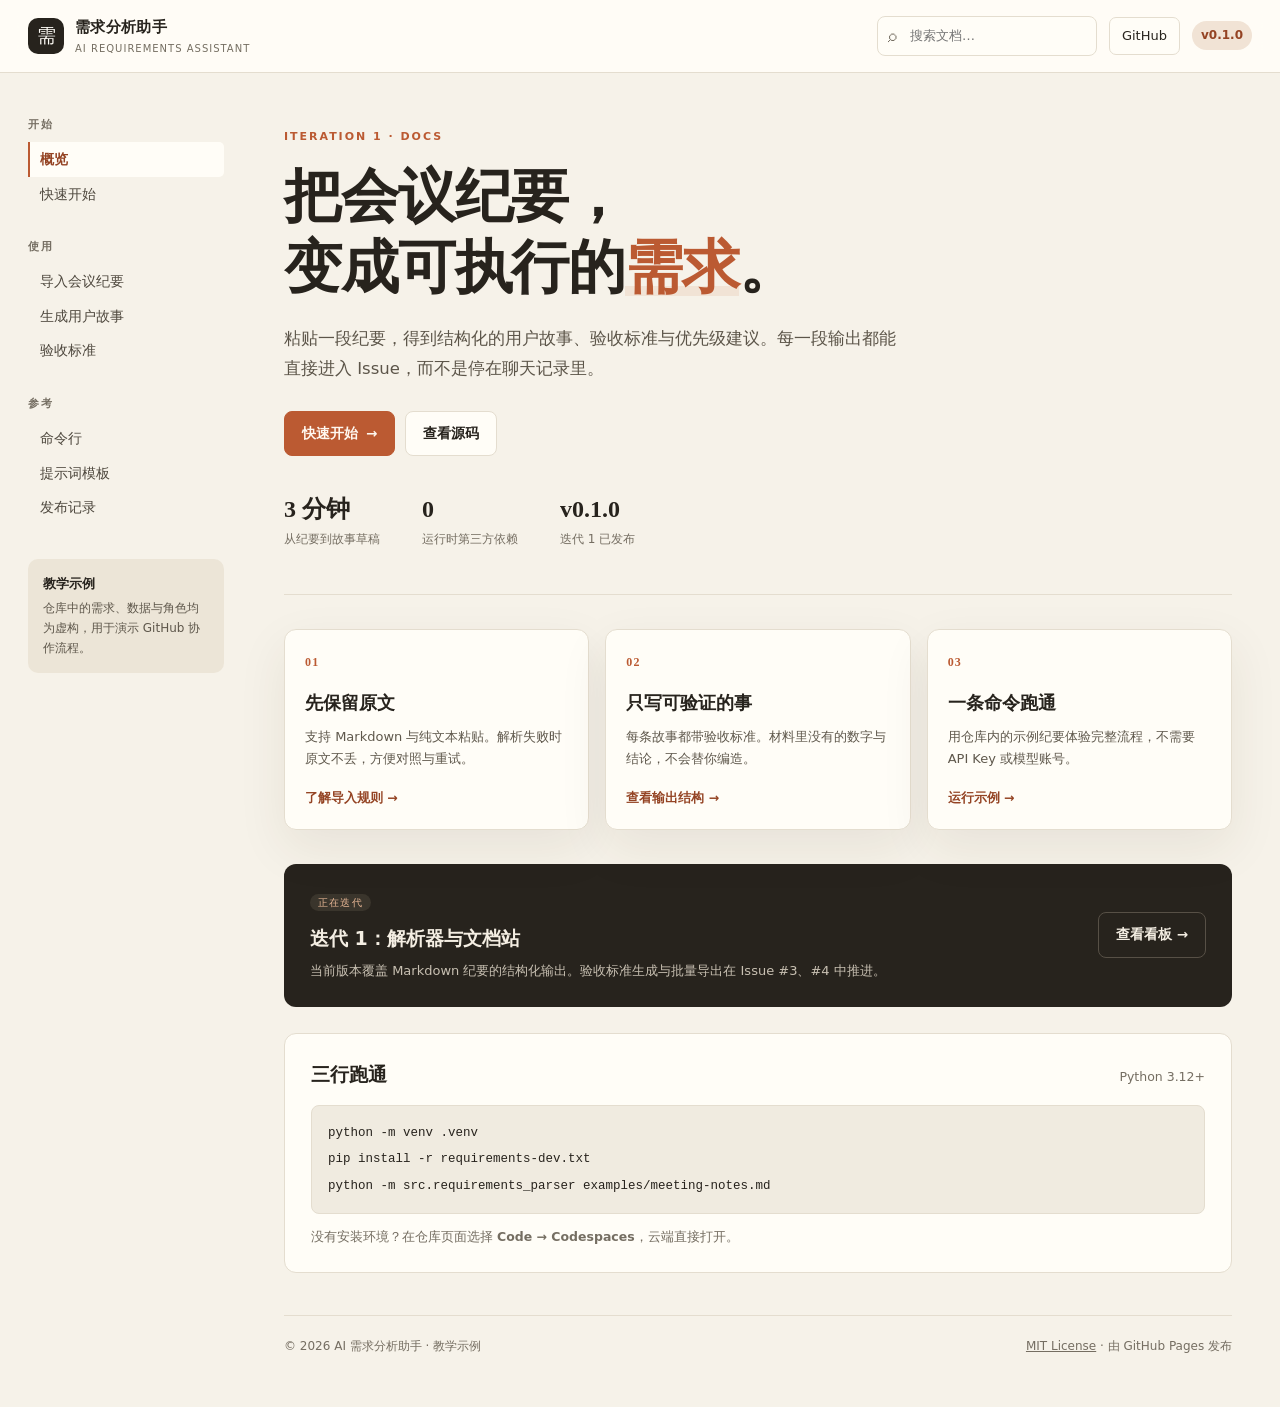
<file: docs/index.html>
<!doctype html>
<html lang="zh-CN">
<head>
<meta charset="utf-8">
<meta name="viewport" content="width=device-width, initial-scale=1">
<title>AI 需求分析助手 · 文档</title>
<link rel="stylesheet" href="style.css">
</head>
<body>
<header class="topbar">
  <a class="brand" href="index.html">
    <span class="mark">需</span>
    <span>
      <strong>需求分析助手</strong>
      <small>AI Requirements Assistant</small>
    </span>
  </a>
  <div class="top-actions">
    <label class="search">
      <span class="search-icon" aria-hidden="true">⌕</span>
      <input id="doc-search" type="search" placeholder="搜索文档…" aria-label="搜索文档">
    </label>
    <a class="ghost" href="https://github.com/steiner020/github-guide-demo">GitHub</a>
    <span class="version">v0.1.0</span>
  </div>
</header>

<div class="shell">
  <aside class="sidebar">
    <nav id="doc-nav">
      <p class="nav-label">开始</p>
      <a class="active" href="index.html">概览</a>
      <a href="guide.html#quickstart">快速开始</a>
      <p class="nav-label">使用</p>
      <a href="guide.html#import">导入会议纪要</a>
      <a href="guide.html#stories">生成用户故事</a>
      <a href="guide.html#acceptance">验收标准</a>
      <p class="nav-label">参考</p>
      <a href="guide.html#cli">命令行</a>
      <a href="guide.html#prompt">提示词模板</a>
      <a href="guide.html#release">发布记录</a>
    </nav>
    <div class="sidebar-note">
      <strong>教学示例</strong>
      <p>仓库中的需求、数据与角色均为虚构，用于演示 GitHub 协作流程。</p>
    </div>
  </aside>

  <main class="content">
    <section class="hero">
      <div class="eyebrow">ITERATION 1 · DOCS</div>
      <h1>把会议纪要，<br>变成可执行的<em>需求</em>。</h1>
      <p class="lede">粘贴一段纪要，得到结构化的用户故事、验收标准与优先级建议。每一段输出都能直接进入 Issue，而不是停在聊天记录里。</p>
      <div class="cta">
        <a class="button primary" href="guide.html#quickstart">快速开始 <span>→</span></a>
        <a class="button quiet" href="https://github.com/steiner020/github-guide-demo">查看源码</a>
      </div>
      <div class="stats">
        <div><strong>3 分钟</strong><span>从纪要到故事草稿</span></div>
        <div><strong>0</strong><span>运行时第三方依赖</span></div>
        <div><strong>v0.1.0</strong><span>迭代 1 已发布</span></div>
      </div>
    </section>

    <section class="grid">
      <article class="card" data-search="导入 纪要 markdown 纯文本">
        <div class="card-icon">01</div>
        <h2>先保留原文</h2>
        <p>支持 Markdown 与纯文本粘贴。解析失败时原文不丢，方便对照与重试。</p>
        <a href="guide.html#import">了解导入规则 →</a>
      </article>
      <article class="card" data-search="用户故事 验收标准 优先级">
        <div class="card-icon">02</div>
        <h2>只写可验证的事</h2>
        <p>每条故事都带验收标准。材料里没有的数字与结论，不会替你编造。</p>
        <a href="guide.html#stories">查看输出结构 →</a>
      </article>
      <article class="card" data-search="命令行 CLI python 示例">
        <div class="card-icon">03</div>
        <h2>一条命令跑通</h2>
        <p>用仓库内的示例纪要体验完整流程，不需要 API Key 或模型账号。</p>
        <a href="guide.html#cli">运行示例 →</a>
      </article>
    </section>

    <section class="callout">
      <div>
        <span class="pill">正在迭代</span>
        <h2>迭代 1：解析器与文档站</h2>
        <p>当前版本覆盖 Markdown 纪要的结构化输出。验收标准生成与批量导出在 Issue #3、#4 中推进。</p>
      </div>
      <a class="button quiet" href="https://github.com/steiner020/github-guide-demo/issues">查看看板 →</a>
    </section>

    <section class="quick">
      <div class="quick-head">
        <h2>三行跑通</h2>
        <span class="muted">Python 3.12+</span>
      </div>
      <pre><code>python -m venv .venv
pip install -r requirements-dev.txt
python -m src.requirements_parser examples/meeting-notes.md</code></pre>
      <p class="muted">没有安装环境？在仓库页面选择 <strong>Code → Codespaces</strong>，云端直接打开。</p>
    </section>

    <footer>
      <span>© 2026 AI 需求分析助手 · 教学示例</span>
      <span><a href="https://github.com/steiner020/github-guide-demo/blob/main/LICENSE">MIT License</a> · 由 GitHub Pages 发布</span>
    </footer>
  </main>
</div>
<script src="app.js"></script>
</body>
</html>
</file>
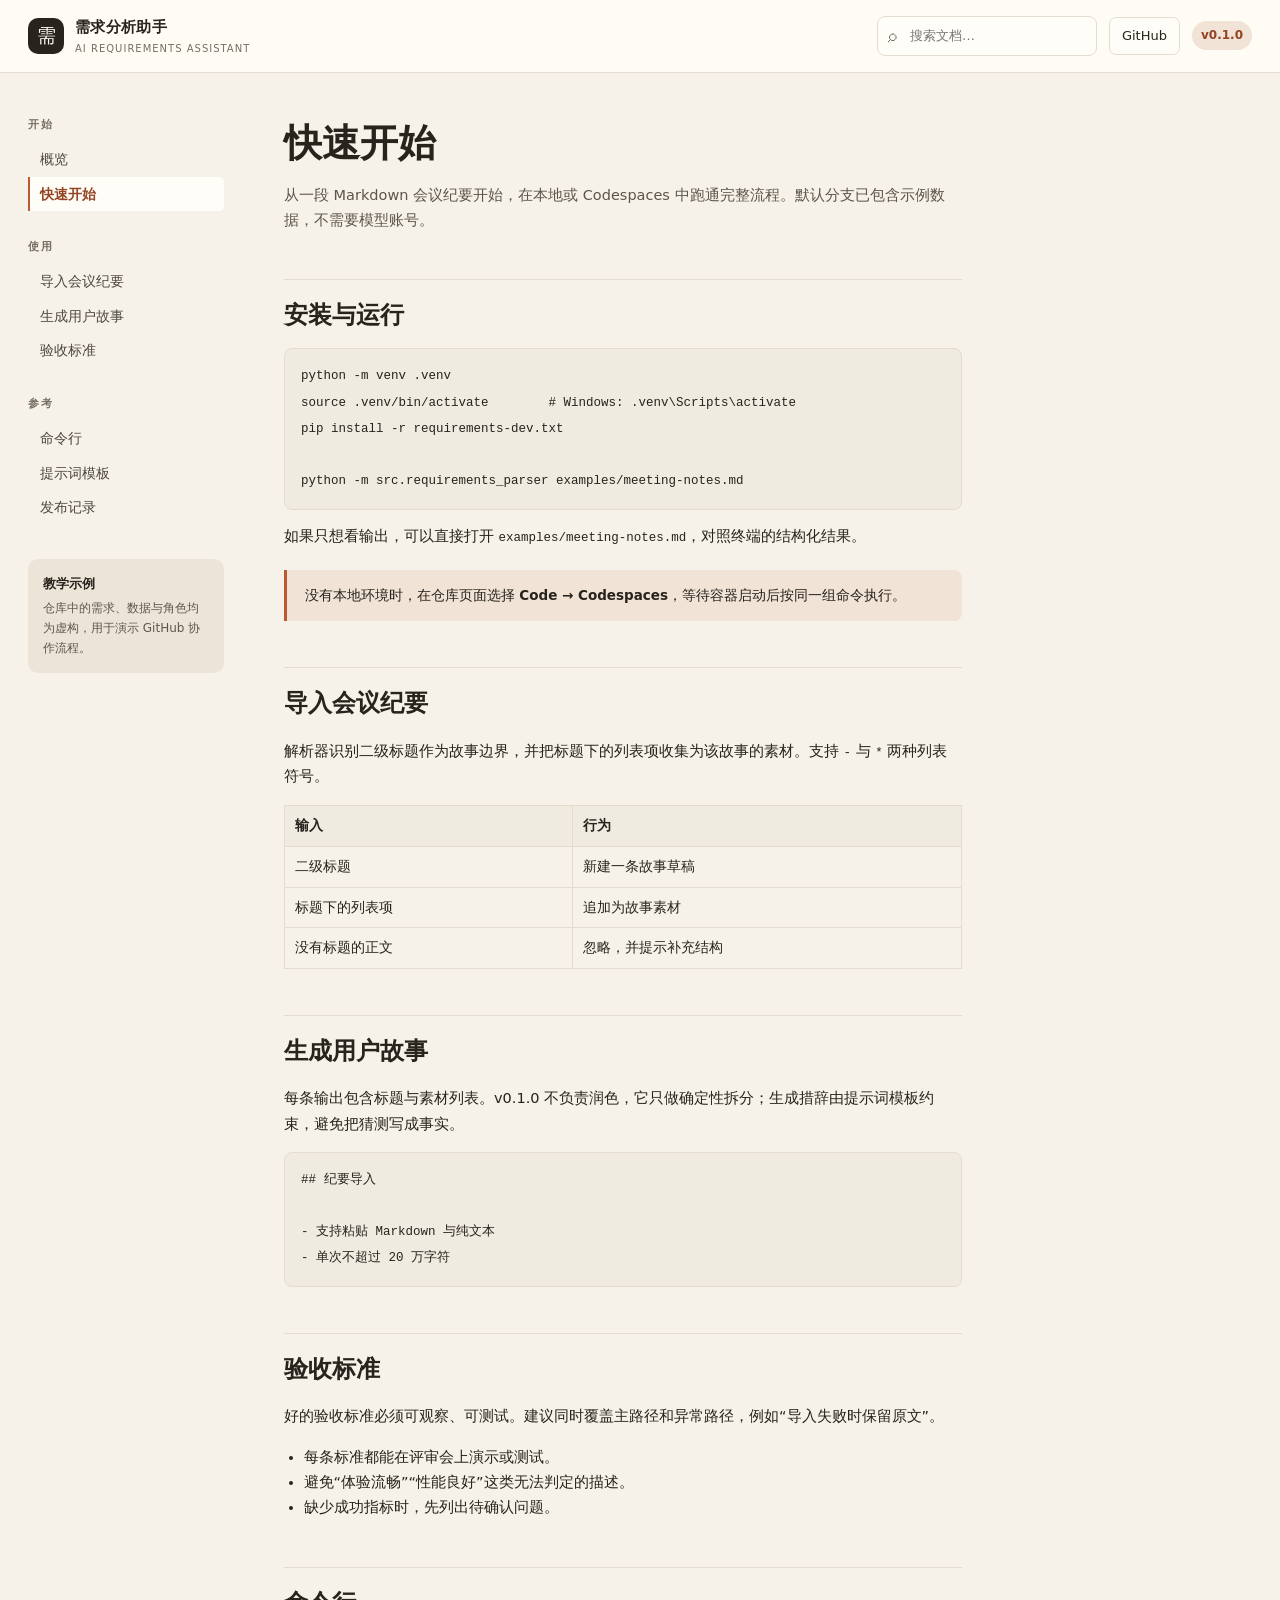
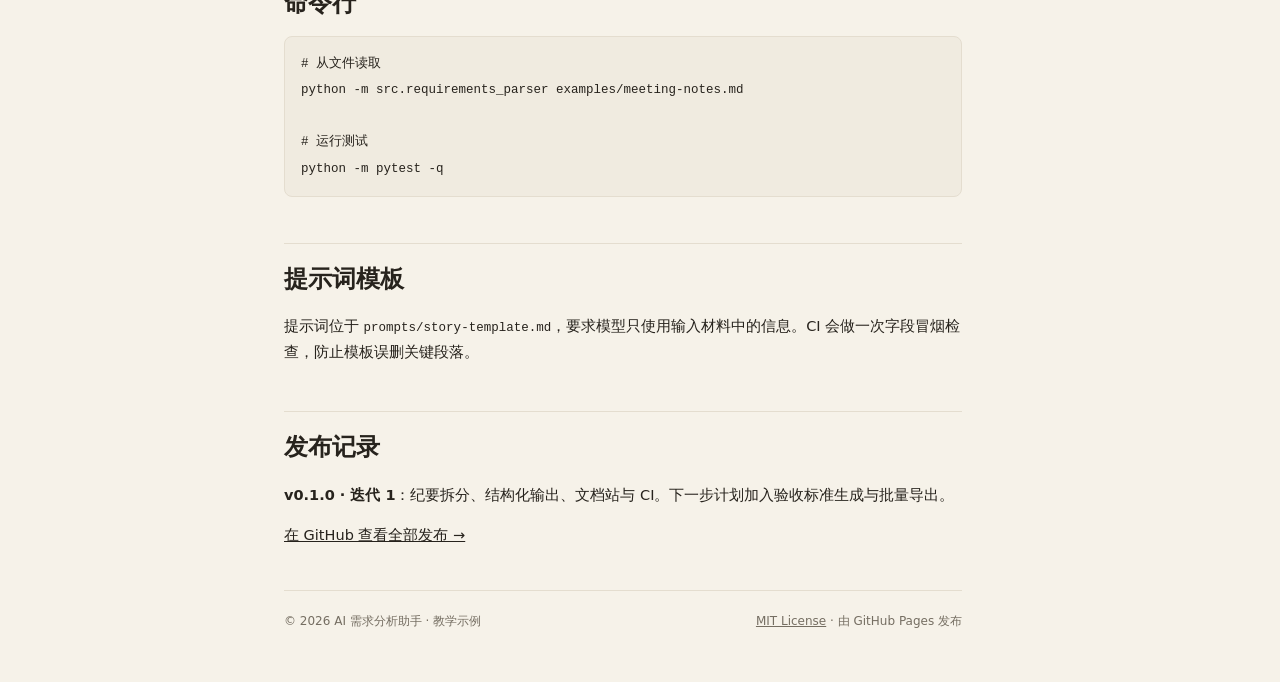
<file: docs/guide.html>
<!doctype html>
<html lang="zh-CN">
<head>
<meta charset="utf-8">
<meta name="viewport" content="width=device-width, initial-scale=1">
<title>快速开始 · AI 需求分析助手</title>
<link rel="stylesheet" href="style.css">
</head>
<body>
<header class="topbar">
  <a class="brand" href="index.html">
    <span class="mark">需</span>
    <span><strong>需求分析助手</strong><small>AI Requirements Assistant</small></span>
  </a>
  <div class="top-actions">
    <label class="search">
      <span class="search-icon" aria-hidden="true">⌕</span>
      <input id="doc-search" type="search" placeholder="搜索文档…" aria-label="搜索文档">
    </label>
    <a class="ghost" href="https://github.com/steiner020/github-guide-demo">GitHub</a>
    <span class="version">v0.1.0</span>
  </div>
</header>

<div class="shell">
  <aside class="sidebar">
    <nav id="doc-nav">
      <p class="nav-label">开始</p>
      <a href="index.html">概览</a>
      <a class="active" href="guide.html#quickstart">快速开始</a>
      <p class="nav-label">使用</p>
      <a href="guide.html#import">导入会议纪要</a>
      <a href="guide.html#stories">生成用户故事</a>
      <a href="guide.html#acceptance">验收标准</a>
      <p class="nav-label">参考</p>
      <a href="guide.html#cli">命令行</a>
      <a href="guide.html#prompt">提示词模板</a>
      <a href="guide.html#release">发布记录</a>
    </nav>
    <div class="sidebar-note">
      <strong>教学示例</strong>
      <p>仓库中的需求、数据与角色均为虚构，用于演示 GitHub 协作流程。</p>
    </div>
  </aside>

  <main class="content article">
    <h1>快速开始</h1>
    <p>从一段 Markdown 会议纪要开始，在本地或 Codespaces 中跑通完整流程。默认分支已包含示例数据，不需要模型账号。</p>

    <section id="quickstart">
      <h2>安装与运行</h2>
      <pre><code>python -m venv .venv
source .venv/bin/activate        # Windows: .venv\Scripts\activate
pip install -r requirements-dev.txt

python -m src.requirements_parser examples/meeting-notes.md</code></pre>
      <p>如果只想看输出，可以直接打开 <code>examples/meeting-notes.md</code>，对照终端的结构化结果。</p>
      <blockquote>没有本地环境时，在仓库页面选择 <strong>Code → Codespaces</strong>，等待容器启动后按同一组命令执行。</blockquote>
    </section>

    <section id="import">
      <h2>导入会议纪要</h2>
      <p>解析器识别二级标题作为故事边界，并把标题下的列表项收集为该故事的素材。支持 <code>-</code> 与 <code>*</code> 两种列表符号。</p>
      <table>
        <thead><tr><th>输入</th><th>行为</th></tr></thead>
        <tbody>
          <tr><td>二级标题</td><td>新建一条故事草稿</td></tr>
          <tr><td>标题下的列表项</td><td>追加为故事素材</td></tr>
          <tr><td>没有标题的正文</td><td>忽略，并提示补充结构</td></tr>
        </tbody>
      </table>
    </section>

    <section id="stories">
      <h2>生成用户故事</h2>
      <p>每条输出包含标题与素材列表。v0.1.0 不负责润色，它只做确定性拆分；生成措辞由提示词模板约束，避免把猜测写成事实。</p>
      <pre><code>## 纪要导入

- 支持粘贴 Markdown 与纯文本
- 单次不超过 20 万字符</code></pre>
    </section>

    <section id="acceptance">
      <h2>验收标准</h2>
      <p>好的验收标准必须可观察、可测试。建议同时覆盖主路径和异常路径，例如“导入失败时保留原文”。</p>
      <ul>
        <li>每条标准都能在评审会上演示或测试。</li>
        <li>避免“体验流畅”“性能良好”这类无法判定的描述。</li>
        <li>缺少成功指标时，先列出待确认问题。</li>
      </ul>
    </section>

    <section id="cli">
      <h2>命令行</h2>
      <pre><code># 从文件读取
python -m src.requirements_parser examples/meeting-notes.md

# 运行测试
python -m pytest -q</code></pre>
    </section>

    <section id="prompt">
      <h2>提示词模板</h2>
      <p>提示词位于 <code>prompts/story-template.md</code>，要求模型只使用输入材料中的信息。CI 会做一次字段冒烟检查，防止模板误删关键段落。</p>
    </section>

    <section id="release">
      <h2>发布记录</h2>
      <p><strong>v0.1.0 · 迭代 1</strong>：纪要拆分、结构化输出、文档站与 CI。下一步计划加入验收标准生成与批量导出。</p>
      <p><a href="https://github.com/steiner020/github-guide-demo/releases">在 GitHub 查看全部发布 →</a></p>
    </section>

    <footer>
      <span>© 2026 AI 需求分析助手 · 教学示例</span>
      <span><a href="https://github.com/steiner020/github-guide-demo/blob/main/LICENSE">MIT License</a> · 由 GitHub Pages 发布</span>
    </footer>
  </main>
</div>
<script src="app.js"></script>
</body>
</html>
</file>
<file: docs/style.css>
:root {
  --bg: #f6f2e9;
  --paper: #fffdf7;
  --ink: #27231d;
  --muted: #756e62;
  --line: #e4ddcf;
  --accent: #bb5a32;
  --accent-dark: #944323;
  --soft: #f1e3d5;
  --code: #f0ebe0;
  --green: #2f6b4f;
  --shadow: 0 18px 50px rgba(60, 45, 20, .08);
}
* { box-sizing: border-box; }
html { scroll-behavior: smooth; }
body {
  margin: 0;
  background: var(--bg);
  color: var(--ink);
  font-family: "Segoe UI", "Noto Sans SC", "Microsoft YaHei", system-ui, sans-serif;
  font-size: 15px;
  line-height: 1.75;
}
a { color: inherit; }
.topbar {
  position: sticky; top: 0; z-index: 20;
  display: flex; align-items: center; justify-content: space-between;
  gap: 20px; padding: 14px 28px;
  background: color-mix(in srgb, var(--paper) 92%, transparent);
  border-bottom: 1px solid var(--line);
  backdrop-filter: blur(14px);
}
.brand { display: flex; align-items: center; gap: 11px; text-decoration: none; }
.brand .mark {
  display: grid; place-items: center; width: 36px; height: 36px;
  border-radius: 10px; background: var(--ink); color: var(--paper);
  font-family: "Noto Serif SC", "Songti SC", serif; font-size: 19px;
}
.brand strong { display: block; font-size: 15px; letter-spacing: .02em; }
.brand small { display: block; color: var(--muted); font-size: 10px; letter-spacing: .1em; text-transform: uppercase; }
.top-actions { display: flex; align-items: center; gap: 12px; }
.search { position: relative; display: flex; align-items: center; }
.search-icon { position: absolute; left: 11px; color: var(--muted); font-size: 17px; }
.search input {
  width: 220px; padding: 8px 12px 8px 32px;
  border: 1px solid var(--line); border-radius: 8px;
  background: var(--paper); color: var(--ink); font: inherit; font-size: 13px;
}
.search input:focus { outline: 2px solid var(--soft); border-color: var(--accent); }
.ghost {
  text-decoration: none; font-size: 13px; padding: 7px 12px;
  border: 1px solid var(--line); border-radius: 7px; background: var(--paper);
}
.ghost:hover { border-color: var(--accent); color: var(--accent); }
.version {
  font-size: 12px; color: var(--accent-dark); background: var(--soft);
  padding: 4px 9px; border-radius: 20px; font-weight: 600;
}
.shell { display: grid; grid-template-columns: 250px minmax(0, 1fr); max-width: 1280px; margin: 0 auto; }
.sidebar { padding: 42px 26px 60px 28px; position: sticky; top: 65px; height: calc(100vh - 65px); overflow: auto; }
.nav-label {
  margin: 26px 0 8px; font-size: 11px; letter-spacing: .14em;
  text-transform: uppercase; color: var(--muted); font-weight: 700;
}
.nav-label:first-child { margin-top: 0; }
.sidebar nav a {
  display: block; text-decoration: none; font-size: 14px;
  padding: 5px 10px; border-left: 2px solid transparent;
  border-radius: 0 5px 5px 0; color: #4e483e;
}
.sidebar nav a:hover { background: var(--paper); }
.sidebar nav a.active { color: var(--accent-dark); border-left-color: var(--accent); background: var(--paper); font-weight: 600; }
.sidebar nav a.hidden { display: none; }
.sidebar-note {
  margin-top: 34px; padding: 14px 15px; background: #ece5d7;
  border-radius: 10px; font-size: 12px; color: #5e574b;
}
.sidebar-note strong { display: block; color: var(--ink); margin-bottom: 4px; font-size: 13px; }
.sidebar-note p { margin: 0; line-height: 1.65; }
.content { min-width: 0; padding: 0 48px 50px 34px; }
.hero { padding: 54px 0 42px; border-bottom: 1px solid var(--line); }
.eyebrow {
  color: var(--accent); font-size: 11px; font-weight: 800;
  letter-spacing: .18em; margin-bottom: 16px;
}
.hero h1 {
  margin: 0 0 20px; font-family: "Noto Serif SC", "Songti SC", "SimSun", serif;
  font-size: clamp(38px, 4.6vw, 58px); line-height: 1.22; letter-spacing: -.02em;
  font-weight: 700;
}
.hero h1 em { font-style: normal; color: var(--accent); position: relative; }
.hero h1 em::after {
  content: ""; position: absolute; left: 0; right: 0; bottom: 4px;
  height: 10px; background: var(--soft); z-index: -1;
}
.lede { max-width: 620px; color: #5c5549; font-size: 16.5px; line-height: 1.85; margin: 0 0 26px; }
.cta { display: flex; gap: 10px; flex-wrap: wrap; }
.button {
  display: inline-flex; align-items: center; gap: 8px;
  text-decoration: none; font-size: 13.5px; font-weight: 600;
  padding: 10px 17px; border-radius: 8px; border: 1px solid var(--line);
}
.button.primary { background: var(--accent); border-color: var(--accent); color: #fff8f0; }
.button.primary:hover { background: var(--accent-dark); }
.button.quiet { background: var(--paper); }
.button.quiet:hover { border-color: var(--accent); color: var(--accent); }
.stats { display: flex; gap: 42px; margin-top: 38px; flex-wrap: wrap; }
.stats strong { display: block; font-family: "Noto Serif SC", "Songti SC", serif; font-size: 24px; line-height: 1.3; }
.stats span { color: var(--muted); font-size: 12px; }
.grid { display: grid; grid-template-columns: repeat(3, minmax(0, 1fr)); gap: 16px; margin: 34px 0; }
.card {
  background: var(--paper); border: 1px solid var(--line); border-radius: 12px;
  padding: 22px 20px 18px; box-shadow: var(--shadow); position: relative;
}
.card.hidden { display: none; }
.card-icon {
  font-family: "Noto Serif SC", serif; font-size: 12px; font-weight: 700;
  color: var(--accent); letter-spacing: .1em; margin-bottom: 14px;
}
.card h2 { font-size: 18px; margin: 0 0 8px; }
.card p { color: #5f584c; font-size: 13px; margin: 0 0 14px; line-height: 1.7; }
.card a { color: var(--accent-dark); font-size: 12.5px; text-decoration: none; font-weight: 600; }
.card a:hover { text-decoration: underline; }
.callout {
  display: flex; align-items: center; justify-content: space-between; gap: 24px;
  padding: 24px 26px; margin: 26px 0; border-radius: 12px;
  background: var(--ink); color: #f4eee3;
}
.callout h2 { font-size: 19px; margin: 8px 0 5px; }
.callout p { margin: 0; color: #c8c0b2; font-size: 13px; }
.callout .button.quiet { background: transparent; color: #f4eee3; border-color: #575046; white-space: nowrap; }
.pill {
  font-size: 10px; letter-spacing: .12em; text-transform: uppercase;
  background: #3a352c; color: #e9b896; padding: 3px 8px; border-radius: 20px;
}
.quick { background: var(--paper); border: 1px solid var(--line); border-radius: 12px; padding: 24px 26px; margin: 26px 0; }
.quick-head { display: flex; align-items: baseline; justify-content: space-between; }
.quick h2 { font-size: 19px; margin: 0 0 14px; }
.muted { color: var(--muted); font-size: 12.5px; }
pre {
  background: var(--code); border: 1px solid var(--line); border-radius: 8px;
  padding: 14px 16px; overflow: auto; margin: 0 0 12px;
}
code { font-family: "Cascadia Code", "SFMono-Regular", Consolas, monospace; font-size: 12.5px; line-height: 1.7; }
.quick p { margin: 0; }
footer {
  display: flex; justify-content: space-between; gap: 18px; flex-wrap: wrap;
  border-top: 1px solid var(--line); margin-top: 42px; padding-top: 20px;
  color: var(--muted); font-size: 12px;
}
footer a { color: var(--muted); }
/* guide page */
.article { max-width: 760px; padding-top: 46px; }
.article h1 { font-family: "Noto Serif SC", "Songti SC", serif; font-size: 38px; margin: 0 0 12px; line-height: 1.3; }
.article > p { color: #5c5549; }
.article h2 { font-size: 24px; margin: 46px 0 12px; padding-top: 14px; border-top: 1px solid var(--line); }
.article h3 { font-size: 17px; margin: 26px 0 8px; }
.article p, .article li { font-size: 14.5px; }
.article ul { padding-left: 1.3em; }
.article blockquote {
  margin: 20px 0; padding: 14px 18px; border-left: 3px solid var(--accent);
  background: var(--soft); border-radius: 0 8px 8px 0; font-size: 13.5px;
}
.article table { width: 100%; border-collapse: collapse; font-size: 13.5px; margin: 16px 0; }
.article th, .article td { border: 1px solid var(--line); padding: 8px 10px; text-align: left; }
.article th { background: var(--code); }
.article .hidden { display: none; }
@media (max-width: 900px) {
  .shell { display: block; }
  .sidebar { position: static; height: auto; padding: 20px 22px; border-bottom: 1px solid var(--line); }
  .sidebar nav { display: flex; flex-wrap: wrap; gap: 4px; }
  .nav-label, .sidebar-note { display: none; }
  .sidebar nav a { border-left: 0; border-radius: 6px; }
  .content { padding: 0 22px 44px; }
  .grid { grid-template-columns: 1fr; }
  .search input { width: 140px; }
  .topbar { padding: 12px 18px; }
  .callout { align-items: flex-start; flex-direction: column; }
}
@media (max-width: 520px) {
  .search, .brand small { display: none; }
  .stats { gap: 22px; }
}
</file>
